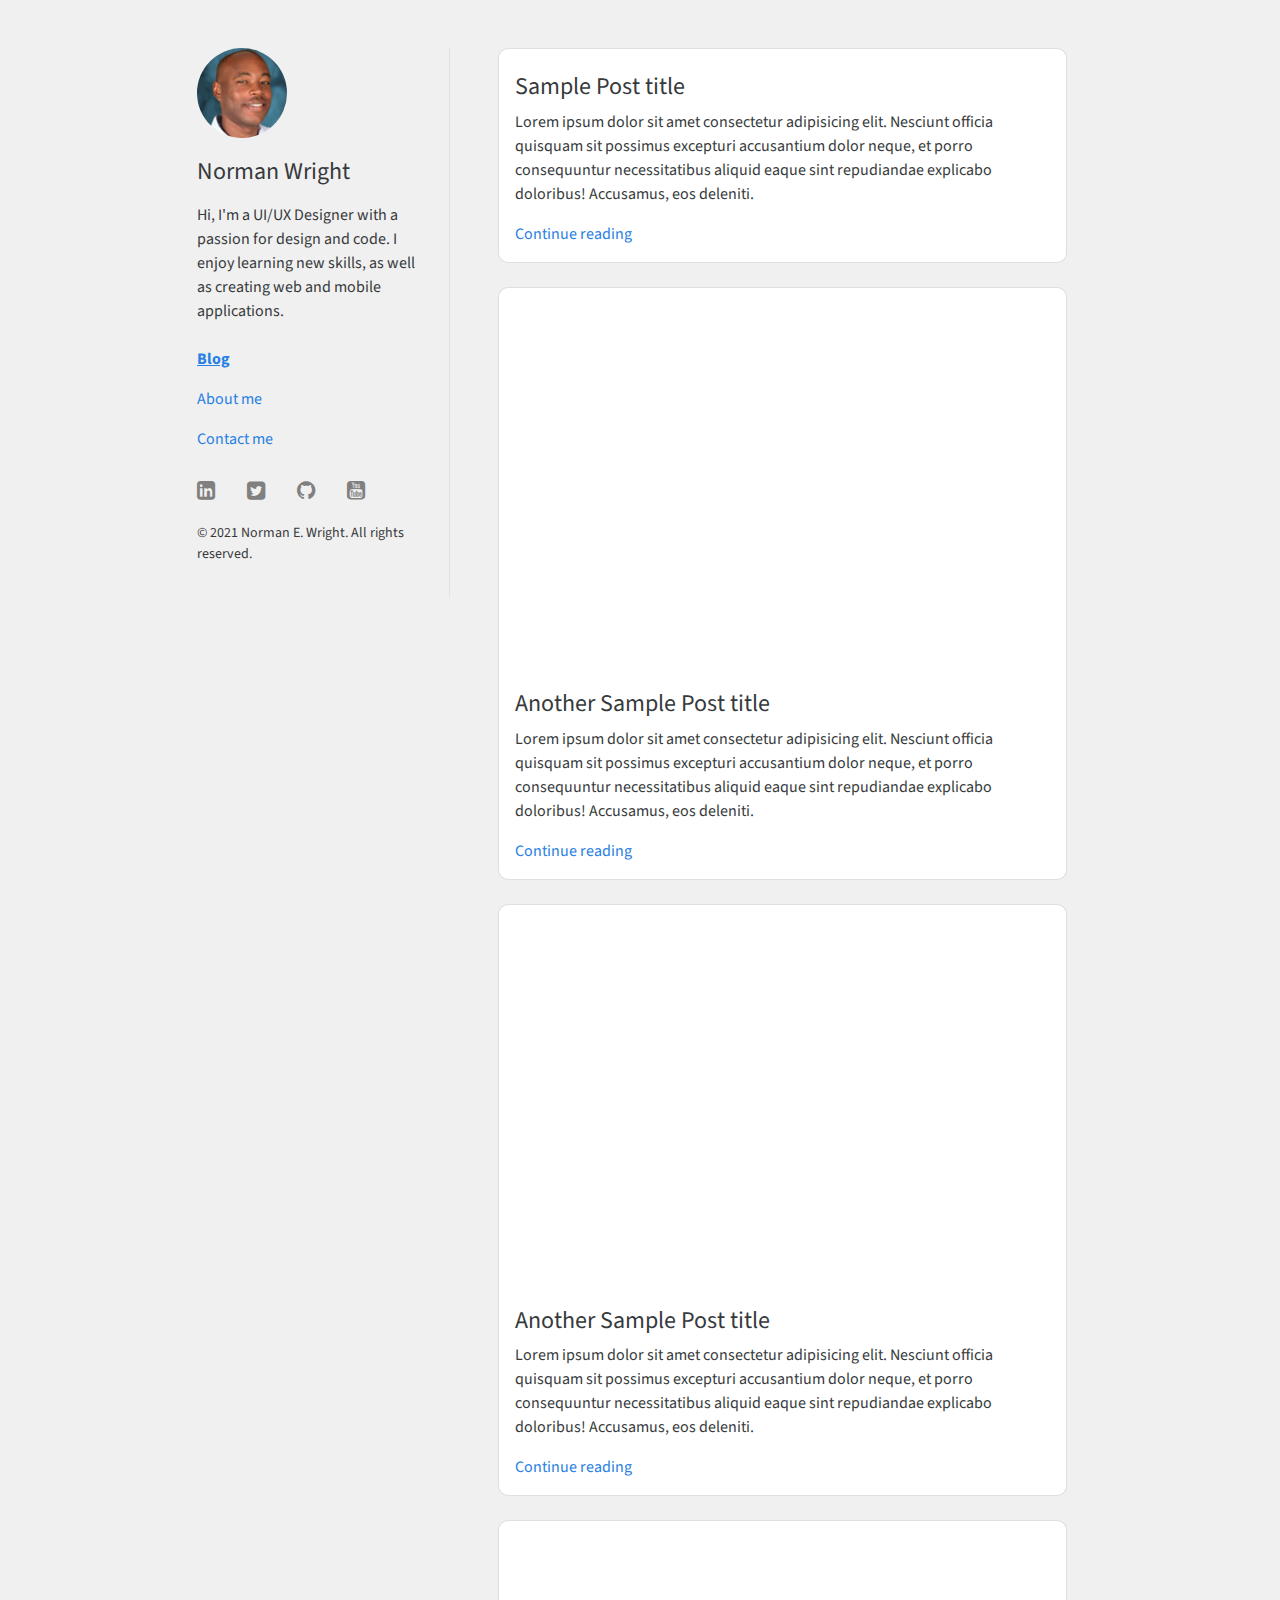
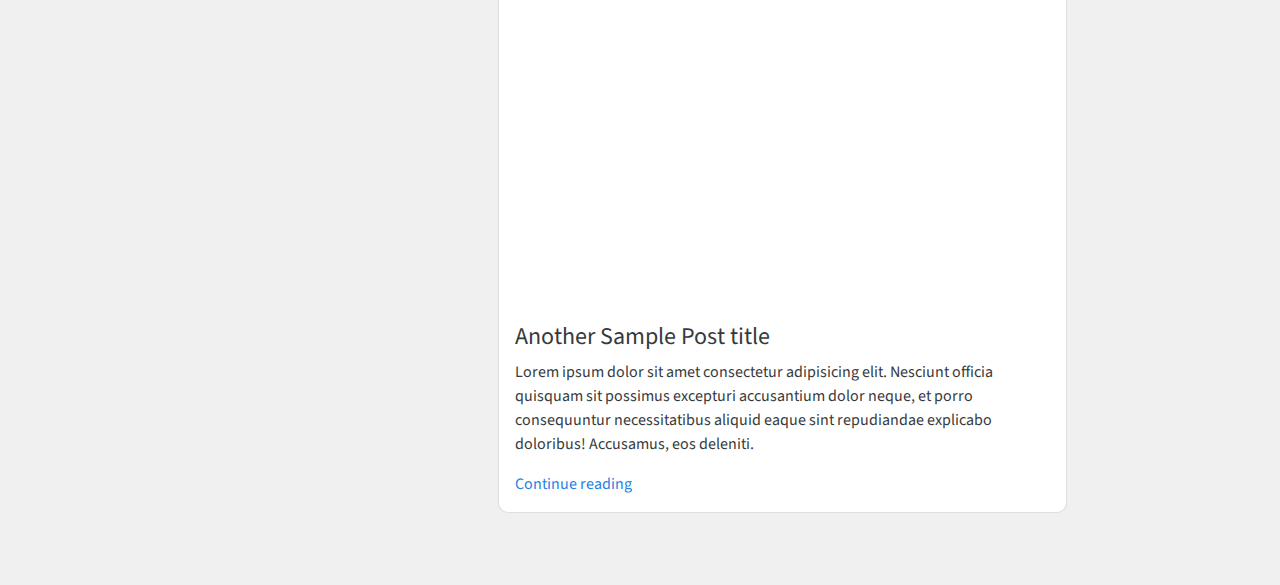
<file: index.html>
<html lang="en">

<head>
  <meta charset="UTF-8">
  <meta http-equiv="X-UA-Compatible" content="IE=edge">
  <meta name="viewport" content="width=device-width, initial-scale=1.0">
  <title>Web Development Blog | Norman E. Wright</title>
  <link rel="stylesheet" href="bootstrap.css">
  <link rel="stylesheet" href="/font-awesome-4.7.0/css/font-awesome.min.css">
  <link rel="stylesheet" href="custom.css">
</head>

<body>
  <div class="container mt-5">
    <div class="row">

      <!-- Side Navigation -->
      <div class="col-md-3 offset-md-1 pe-3 ps-3 border-end h-75 d-inline-block">
        <img src="norman-wright.png" class="profile-pic rounded-circle mb-1 ms-3" alt="...">
        <h4 class="ps-3 pt-3">Norman Wright</h4>
        <p class="ps-3 pt-2 pe-3">Hi, I'm a UI/UX Designer with a passion for design and code. I enjoy learning new skills, as well as creating web and mobile applications.</p>

        <!-- Nav Links -->
        <ul class="nav flex-column">
          <li class="nav-item">
            <a class="nav-link active" aria-current="page" href="index.html">Blog</a>
          </li>
          <li class="nav-item">
            <a class="nav-link" href="about-me.html">About me</a>
          </li>
          <li class="nav-item">
            <a class="nav-link" href="contact.html">Contact me</a>
          </li>
        </ul>

        <!-- Social Icons -->
        <ul class="nav justify-content-start mt-3">
          <li class="nav-item">
            <a class="nav-link" href="#"><i class="fa fa-linkedin-square fa-lg" aria-hidden="true"></i></a>
          </li>
          <li class="nav-item">
            <a class="nav-link" href="#"><i class="fa fa-twitter-square fa-lg" aria-hidden="true"></i></a>
          </li>
          <li class="nav-item">
            <a class="nav-link" href="#"><i class="fa fa-github fa-lg" aria-hidden="true"></i></a>
          </li>
          <li class="nav-item">
            <a class="nav-link" href="#"><i class="fa fa-youtube-square fa-lg" aria-hidden="true"></i></a>
          </li>
        </ul>

        <!-- Copyright -->
        <p class="p-3">
          <small>&copy; 2021 Norman E. Wright. All rights reserved.</small>
        </p>
      </div>

      <!-- Main Content -->
      <div class="col-md-7 pe-5 ps-5 mb-5">

        <div class="card mb-4" style="width: auto;">
          <div class="card-body">
            <h4 class="card-title mt-2">Sample Post title</h4>
            <p class="card-text">Lorem ipsum dolor sit amet consectetur adipisicing elit. Nesciunt officia quisquam sit possimus excepturi accusantium dolor neque, et porro consequuntur necessitatibus aliquid eaque sint repudiandae explicabo doloribus! Accusamus, eos deleniti.</p>
            <a class="link" aria-current="page" href="#">Continue reading</a>
          </div>
        </div>

        <div class="card mb-4" style="width: auto;">
          <iframe class="yt-player" width="672" height="378" src="https://www.youtube.com/embed/9ylj9NR0Lcg" title="YouTube video player" frameborder="0" allow="accelerometer; autoplay; clipboard-write; encrypted-media; gyroscope; picture-in-picture" allowfullscreen></iframe>
          <div class="card-body">
            <h4 class="card-title mt-2">Another Sample Post title</h4>
            <p class="card-text">Lorem ipsum dolor sit amet consectetur adipisicing elit. Nesciunt officia quisquam sit possimus excepturi accusantium dolor neque, et porro consequuntur necessitatibus aliquid eaque sint repudiandae explicabo doloribus! Accusamus, eos deleniti.</p>
            <a class="link" aria-current="page" href="#">Continue reading</a>
          </div>
        </div>

        <div class="card mb-4" style="width: auto;">
          <iframe class="yt-player" width="672" height="378" src="https://www.youtube.com/embed/t7DrJqcUviA" title="YouTube video player" frameborder="0" allow="accelerometer; autoplay; clipboard-write; encrypted-media; gyroscope; picture-in-picture" allowfullscreen></iframe>
          <div class="card-body">
            <h4 class="card-title mt-2">Another Sample Post title</h4>
            <p class="card-text">Lorem ipsum dolor sit amet consectetur adipisicing elit. Nesciunt officia quisquam sit possimus excepturi accusantium dolor neque, et porro consequuntur necessitatibus aliquid eaque sint repudiandae explicabo doloribus! Accusamus, eos deleniti.</p>
            <a class="link" aria-current="page" href="#">Continue reading</a>
          </div>
        </div>

        <div class="card mb-4" style="width: auto;">
          <iframe class="yt-player" width="672" height="378" src="https://www.youtube.com/embed/_8V5o2UHG0E" title="YouTube video player" frameborder="0" allow="accelerometer; autoplay; clipboard-write; encrypted-media; gyroscope; picture-in-picture" allowfullscreen></iframe>
          <div class="card-body">
            <h4 class="card-title mt-2">Another Sample Post title</h4>
            <p class="card-text">Lorem ipsum dolor sit amet consectetur adipisicing elit. Nesciunt officia quisquam sit possimus excepturi accusantium dolor neque, et porro consequuntur necessitatibus aliquid eaque sint repudiandae explicabo doloribus! Accusamus, eos deleniti.</p>
            <a class="link" aria-current="page" href="#">Continue reading</a>
          </div>
        </div>

      </div>
    </div>
  </div>

  <script src="https://cdn.jsdelivr.net/npm/bootstrap@5.1.0/dist/js/bootstrap.bundle.min.js" integrity="sha384-U1DAWAznBHeqEIlVSCgzq+c9gqGAJn5c/t99JyeKa9xxaYpSvHU5awsuZVVFIhvj" crossorigin="anonymous"></script>
</body>

</html>
</file>
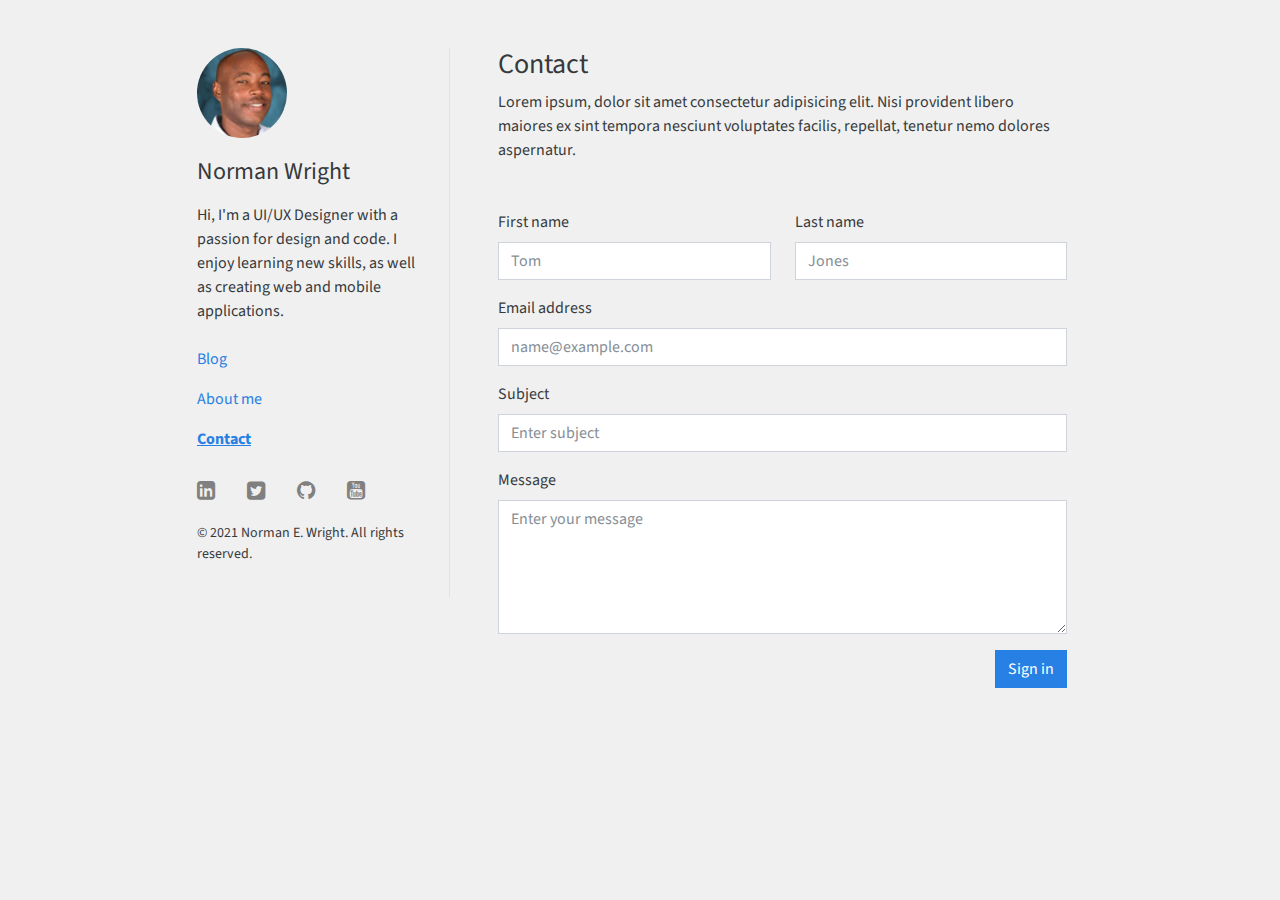
<file: contact.html>
<html lang="en">

<head>
  <meta charset="UTF-8">
  <meta http-equiv="X-UA-Compatible" content="IE=edge">
  <meta name="viewport" content="width=device-width, initial-scale=1.0">
  <title>Contact | Norman E. Wright</title>
  <link rel="stylesheet" href="bootstrap.css">
  <link rel="stylesheet" href="/font-awesome-4.7.0/css/font-awesome.min.css">
  <link rel="stylesheet" href="custom.css">
</head>

<body>
  <div class="container mt-5">
    <div class="row">

      <!-- Side Navigation -->
      <div class="col-md-3 offset-md-1 pe-3 ps-3 border-end h-75 d-inline-block">
        <img src="norman-wright.png" class="profile-pic rounded-circle mb-1 ms-3" alt="...">
        <h4 class="ps-3 pt-3">Norman Wright</h4>
        <p class="ps-3 pt-2 pe-3">Hi, I'm a UI/UX Designer with a passion for design and code. I enjoy learning new skills, as well as creating web and mobile applications.</p>

        <!-- Nav Links -->
        <ul class="nav flex-column">
          <li class="nav-item">
            <a class="nav-link" aria-current="page" href="index.html">Blog</a>
          </li>
          <li class="nav-item">
            <a class="nav-link" href="about-me.html">About me</a>
          </li>
          <li class="nav-item">
            <a class="nav-link active" href="contact.html">Contact</a>
          </li>
        </ul>

        <!-- Social Icons -->
        <ul class="nav justify-content-start mt-3">
          <li class="nav-item">
            <a class="nav-link" href="#"><i class="fa fa-linkedin-square fa-lg" aria-hidden="true"></i></a>
          </li>
          <li class="nav-item">
            <a class="nav-link" href="#"><i class="fa fa-twitter-square fa-lg" aria-hidden="true"></i></a>
          </li>
          <li class="nav-item">
            <a class="nav-link" href="#"><i class="fa fa-github fa-lg" aria-hidden="true"></i></a>
          </li>
          <li class="nav-item">
            <a class="nav-link" href="#"><i class="fa fa-youtube-square fa-lg" aria-hidden="true"></i></a>
          </li>
        </ul>

        <!-- Copyright -->
        <p class="p-3">
          <small>&copy; 2021 Norman E. Wright. All rights reserved.</small>
        </p>
      </div>

      <!-- Main Content -->
      <div class="col-md-7 pe-5 ps-5 mb-5">

        <h3>Contact</h3>

        <p>Lorem ipsum, dolor sit amet consectetur adipisicing elit. Nisi provident libero maiores ex sint tempora nesciunt voluptates facilis, repellat, tenetur nemo dolores aspernatur.</p>

        <!-- Form -->
        <form class="row mt-5">
          <div class="col mb-3">
            <label for="firstname" class="form-label">First name</label>
            <input type="text" class="form-control" placeholder="Tom" aria-label="firstname">
          </div>
          <div class="col mb-3">
            <label for="lastname" class="form-label">Last name</label>
            <input type="text" class="form-control" placeholder="Jones" aria-label="lastname">
          </div>
          <div class="mb-3">
            <label for="exampleFormControlInput1" class="form-label">Email address</label>
            <input type="email" class="form-control" id="exampleFormControlInput1" placeholder="name@example.com">
          </div>
          <div class="mb-3">
            <label for="yoursubject" class="form-label">Subject</label>
            <input type="email" class="form-control" id="yoursubject" placeholder="Enter subject">
          </div>
          <div class="mb-3">
            <label for="exampleFormControlTextarea1" class="form-label">Message</label>
            <textarea class="form-control" id="exampleFormControlTextarea1" rows="5" placeholder="Enter your message"></textarea>
          </div>
          <div class="col-12">
            <button type="submit" class="btn btn-primary float-end">Sign in</button>
          </div>
        </form>

      </div>
    </div>
  </div>

  <script src="https://cdn.jsdelivr.net/npm/bootstrap@5.1.0/dist/js/bootstrap.bundle.min.js" integrity="sha384-U1DAWAznBHeqEIlVSCgzq+c9gqGAJn5c/t99JyeKa9xxaYpSvHU5awsuZVVFIhvj" crossorigin="anonymous"></script>
</body>

</html>
</file>
<file: custom.css>
body {
  background-color: #F0F0F0;
}
.profile-pic {
  height: 90px;
  width: 90px;
}
a.nav-link.active {
  text-decoration: underline;
  font-weight: bold;
}
.nav-link,
.link {
  text-decoration: none;
}
.nav-link:hover,
.link:hover {
  text-decoration: underline;
}
.card {
  border-radius: 10px;
}
.yt-player {
  border-radius: 10px 10px 0 0;
}
.fa {
  color: gray;
}
.fa:hover {
  color: #333333;
}
</file>
